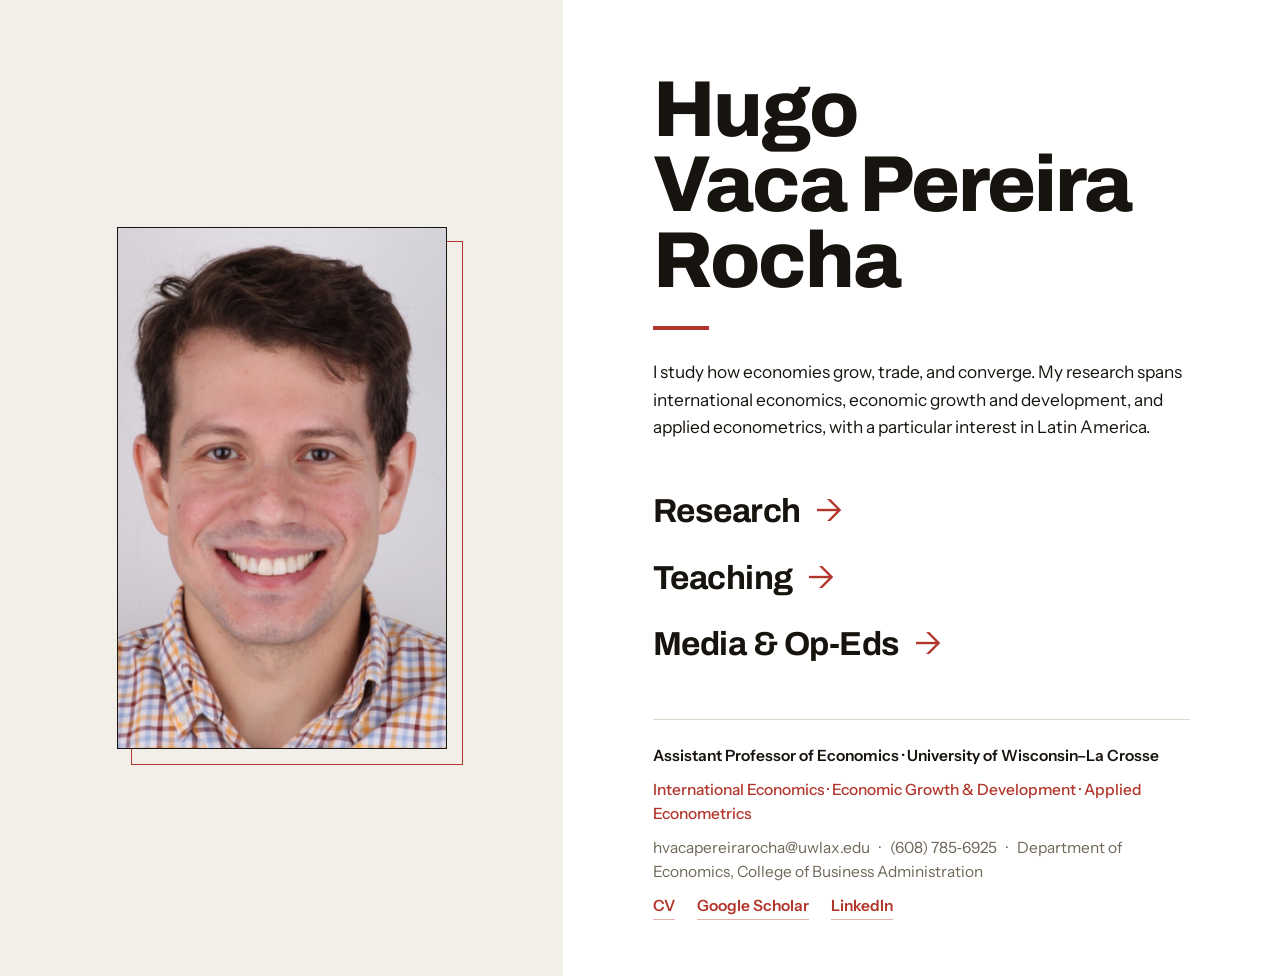
<file: index.html>
<!doctype html>
<html lang="en">
<head>
<meta charset="utf-8">
<meta name="viewport" content="width=device-width, initial-scale=1, viewport-fit=cover">
<title>Hugo Vaca Pereira Rocha</title>
<meta name="description" content="Hugo Vaca Pereira Rocha — Assistant Professor of Economics at the University of Wisconsin–La Crosse. Research in international economics, growth and development, and applied econometrics.">
<link rel="stylesheet" href="https://fonts.googleapis.com/css2?family=Archivo:wght@600;700;800&family=Instrument+Sans:ital,wght@0,400;0,500;0,600;1,400&display=swap">
<link rel="stylesheet" href="style.css">
</head>
<body>
<div class="home">
  <aside class="panel">
    <figure class="portrait">
      <img src="photo.jpg" alt="Portrait of Hugo Vaca Pereira Rocha" width="740" height="1173">
    </figure>
  </aside>

  <main class="intro">
    <h1>Hugo<br>Vaca Pereira<br>Rocha</h1>
    <div class="redrule" aria-hidden="true"></div>
    <p class="statement">I study how economies grow, trade, and converge. My research spans international economics, economic growth and development, and applied econometrics, with a particular interest in Latin America.</p>

    <nav class="biglinks" aria-label="Main sections">
      <a href="research.html">Research <span class="arrow" aria-hidden="true">&#8594;</span></a>
      <a href="teaching.html">Teaching <span class="arrow" aria-hidden="true">&#8594;</span></a>
      <a href="media.html">Media &amp; Op&#8209;Eds <span class="arrow" aria-hidden="true">&#8594;</span></a>
    </nav>

    <div class="meta">
      <p class="role">Assistant Professor of Economics &middot; University of Wisconsin&ndash;La Crosse</p>
      <p class="tags">International Economics &middot; Economic Growth &amp; Development &middot; Applied Econometrics</p>
      <p class="contact">hvacapereirarocha@uwlax.edu <span class="sep">&middot;</span> (608) 785&#8209;6925 <span class="sep">&middot;</span> Department of Economics, College of Business Administration</p>
      <p class="linksrow">
        <a href="cv.pdf" target="_blank" rel="noopener">CV</a>
        <a href="https://scholar.google.com/citations?user=HVo4YKgAAAAJ" target="_blank" rel="noopener">Google Scholar</a>
        <a href="https://www.linkedin.com/in/hugovpr/" target="_blank" rel="noopener">LinkedIn</a>
      </p>
    </div>
  </main>
</div>
</body>
</html>
</file>
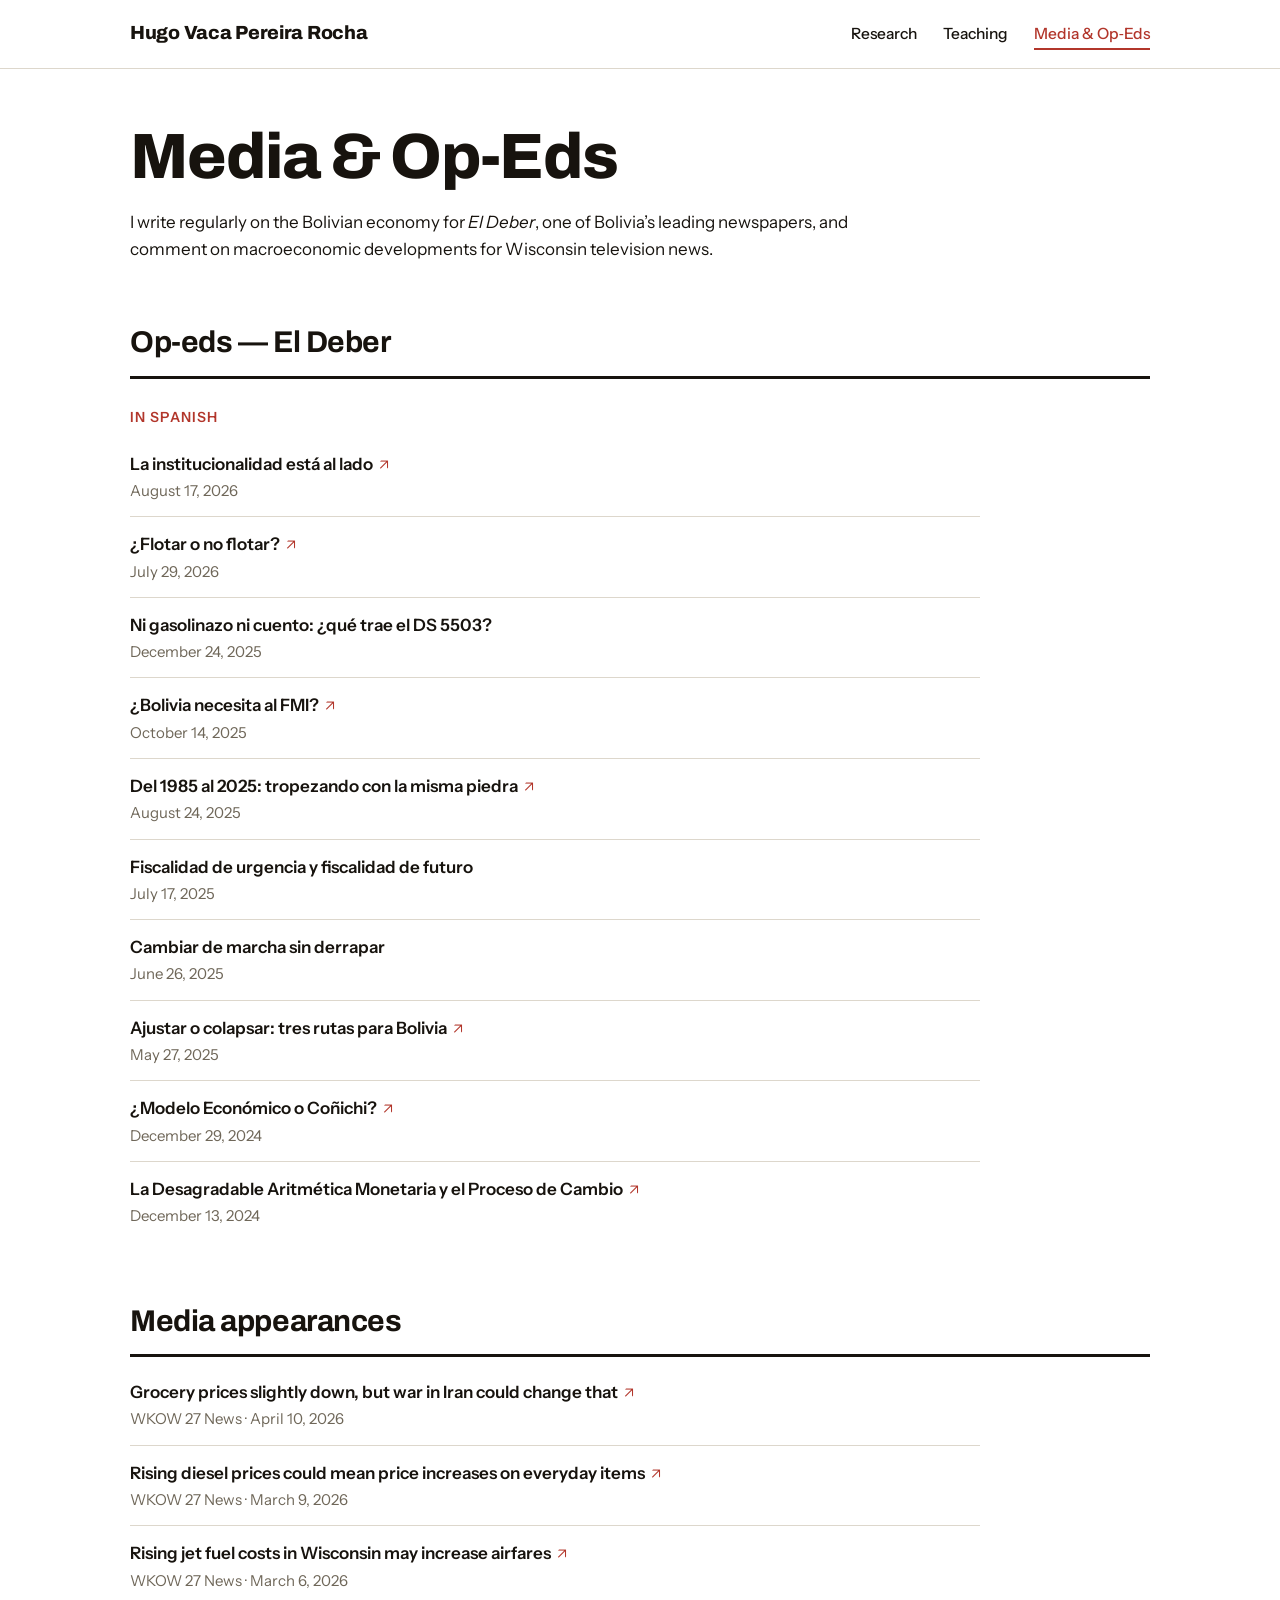
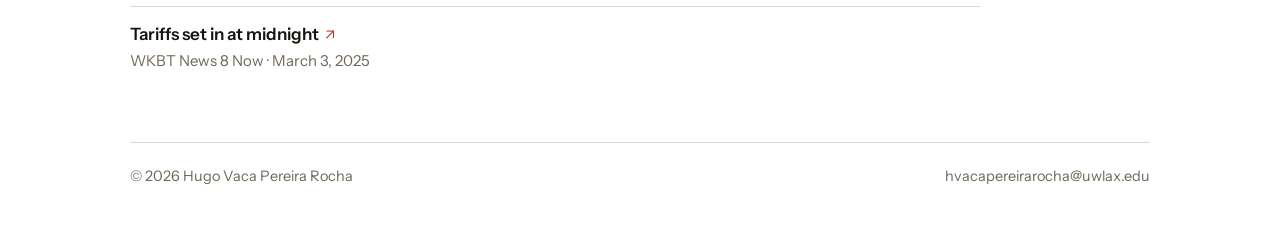
<file: media.html>
<!doctype html>
<html lang="en">
<head>
<meta charset="utf-8">
<meta name="viewport" content="width=device-width, initial-scale=1, viewport-fit=cover">
<title>Media &amp; Op-Eds — Hugo Vaca Pereira Rocha</title>
<meta name="description" content="Op-eds in El Deber and media appearances by Hugo Vaca Pereira Rocha.">
<link rel="stylesheet" href="https://fonts.googleapis.com/css2?family=Archivo:wght@600;700;800&family=Instrument+Sans:ital,wght@0,400;0,500;0,600;1,400&display=swap">
<link rel="stylesheet" href="style.css">
</head>
<body>

<header class="top">
  <div class="top-in">
    <a class="brand" href="index.html">Hugo Vaca Pereira Rocha</a>
    <nav aria-label="Site">
      <a href="research.html">Research</a>
      <a href="teaching.html">Teaching</a>
      <a href="media.html" aria-current="page">Media &amp; Op&#8209;Eds</a>
    </nav>
  </div>
</header>

<main class="page">
  <div class="page-head">
    <h1>Media &amp; Op&#8209;Eds</h1>
    <p class="lede">I write regularly on the Bolivian economy for <em>El Deber</em>, one of Bolivia&rsquo;s leading newspapers, and comment on macroeconomic developments for Wisconsin television news.</p>
  </div>

  <h2 class="rulehead">Op-eds &mdash; El Deber</h2>
  <p class="sublabel">In Spanish</p>
  <ul class="medialist">
    <li><a class="t" href="https://eldeber.com.bo/opinion/institucionalidad-esta-lado_1786917720" target="_blank" rel="noopener">La institucionalidad est&aacute; al lado<span class="ext" aria-hidden="true">&#8599;</span></a><div class="where">August 17, 2026</div></li>
    <li><a class="t" href="https://eldeber.com.bo/opinion/flotar-no-flotar_1785286609" target="_blank" rel="noopener">&iquest;Flotar o no flotar?<span class="ext" aria-hidden="true">&#8599;</span></a><div class="where">July 29, 2026</div></li>
    <li><span class="t">Ni gasolinazo ni cuento: &iquest;qu&eacute; trae el DS 5503?</span><div class="where">December 24, 2025</div></li>
    <li><a class="t" href="https://eldeber.com.bo/opinion/2025-10-14-23-4-49-bolivia-necesita-al-fmi" target="_blank" rel="noopener">&iquest;Bolivia necesita al FMI?<span class="ext" aria-hidden="true">&#8599;</span></a><div class="where">October 14, 2025</div></li>
    <li><a class="t" href="https://eldeber.com.bo/opinion/del-1985-al-2025-tropezando-con-la-misma-piedra_527580" target="_blank" rel="noopener">Del 1985 al 2025: tropezando con la misma piedra<span class="ext" aria-hidden="true">&#8599;</span></a><div class="where">August 24, 2025</div></li>
    <li><span class="t">Fiscalidad de urgencia y fiscalidad de futuro</span><div class="where">July 17, 2025</div></li>
    <li><span class="t">Cambiar de marcha sin derrapar</span><div class="where">June 26, 2025</div></li>
    <li><a class="t" href="https://eldeber.com.bo/opinion/ajustar-o-colapsar-tres-rutas-para-bolivia_517808" target="_blank" rel="noopener">Ajustar o colapsar: tres rutas para Bolivia<span class="ext" aria-hidden="true">&#8599;</span></a><div class="where">May 27, 2025</div></li>
    <li><a class="t" href="https://eldeber.com.bo/opinion/modelo-economico-o-conichi_215707" target="_blank" rel="noopener">&iquest;Modelo Econ&oacute;mico o Co&ntilde;ichi?<span class="ext" aria-hidden="true">&#8599;</span></a><div class="where">December 29, 2024</div></li>
    <li><a class="t" href="https://eldeber.com.bo/opinion/la-desagradable-aritmetica-monetaria-y-el-proceso-de-cambio_395856" target="_blank" rel="noopener">La Desagradable Aritm&eacute;tica Monetaria y el Proceso de Cambio<span class="ext" aria-hidden="true">&#8599;</span></a><div class="where">December 13, 2024</div></li>
  </ul>

  <h2 class="rulehead">Media appearances</h2>
  <ul class="medialist">
    <li><a class="t" href="https://www.youtube.com/watch?v=g_qMm81pt1Q" target="_blank" rel="noopener">Grocery prices slightly down, but war in Iran could change that<span class="ext" aria-hidden="true">&#8599;</span></a><div class="where">WKOW 27 News &middot; April 10, 2026</div></li>
    <li><a class="t" href="https://www.youtube.com/watch?v=g2FqgEITrCk" target="_blank" rel="noopener">Rising diesel prices could mean price increases on everyday items<span class="ext" aria-hidden="true">&#8599;</span></a><div class="where">WKOW 27 News &middot; March 9, 2026</div></li>
    <li><a class="t" href="https://www.youtube.com/watch?v=PLfJf540g6g" target="_blank" rel="noopener">Rising jet fuel costs in Wisconsin may increase airfares<span class="ext" aria-hidden="true">&#8599;</span></a><div class="where">WKOW 27 News &middot; March 6, 2026</div></li>
    <li><a class="t" href="https://www.youtube.com/watch?v=6_W1jk2hrXs" target="_blank" rel="noopener">Tariffs set in at midnight<span class="ext" aria-hidden="true">&#8599;</span></a><div class="where">WKBT News 8 Now &middot; March 3, 2025</div></li>
  </ul>

  <footer class="site">
    <p>&copy; 2026 Hugo Vaca Pereira Rocha</p>
    <p>hvacapereirarocha@uwlax.edu</p>
  </footer>
</main>

</body>
</html>
</file>
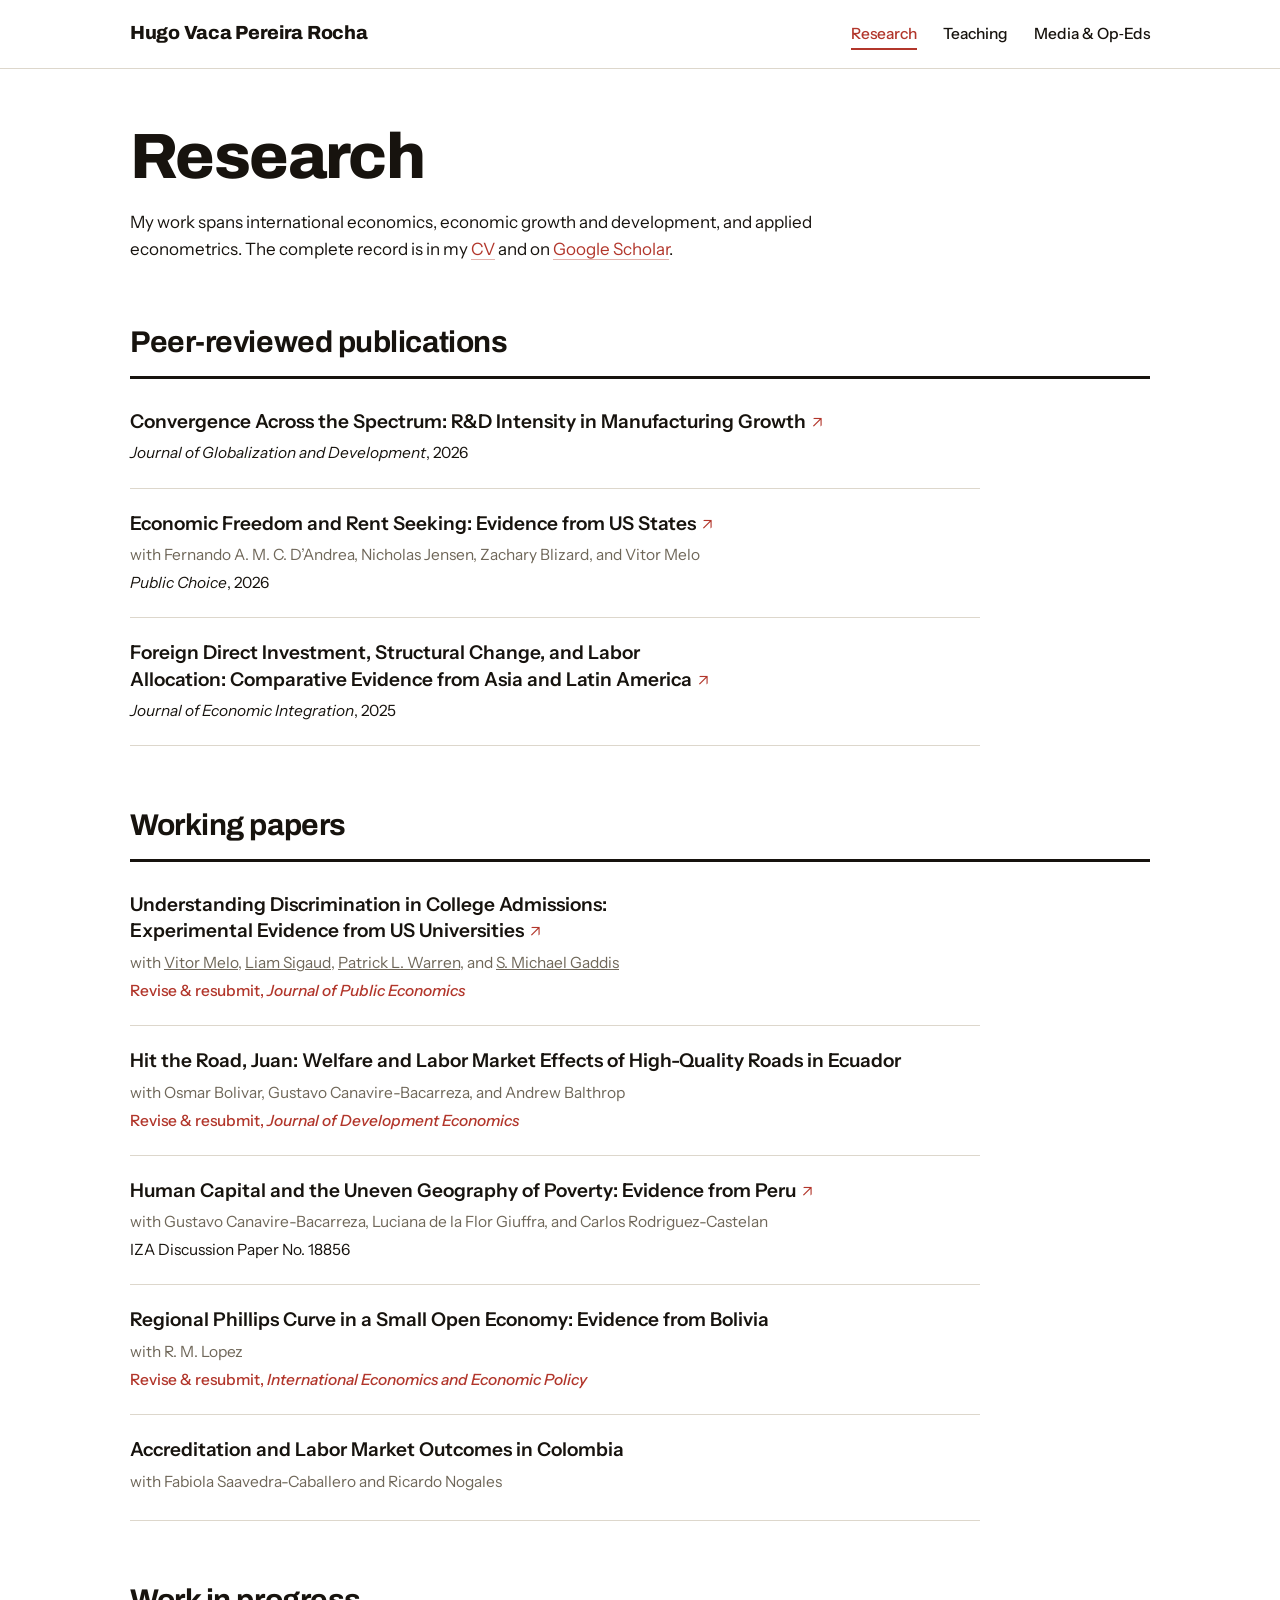
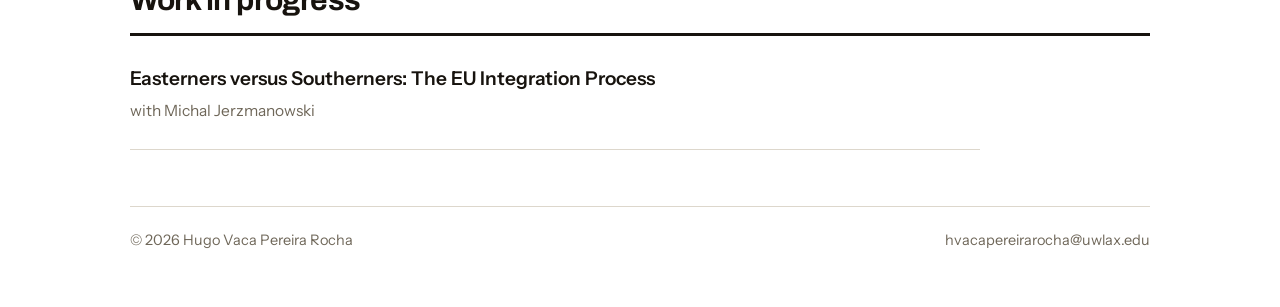
<file: research.html>
<!doctype html>
<html lang="en">
<head>
<meta charset="utf-8">
<meta name="viewport" content="width=device-width, initial-scale=1, viewport-fit=cover">
<title>Research — Hugo Vaca Pereira Rocha</title>
<meta name="description" content="Publications and working papers by Hugo Vaca Pereira Rocha, Assistant Professor of Economics at the University of Wisconsin–La Crosse.">
<link rel="stylesheet" href="https://fonts.googleapis.com/css2?family=Archivo:wght@600;700;800&family=Instrument+Sans:ital,wght@0,400;0,500;0,600;1,400&display=swap">
<link rel="stylesheet" href="style.css">
</head>
<body>

<header class="top">
  <div class="top-in">
    <a class="brand" href="index.html">Hugo Vaca Pereira Rocha</a>
    <nav aria-label="Site">
      <a href="research.html" aria-current="page">Research</a>
      <a href="teaching.html">Teaching</a>
      <a href="media.html">Media &amp; Op&#8209;Eds</a>
    </nav>
  </div>
</header>

<main class="page">
  <div class="page-head">
    <h1>Research</h1>
    <p class="lede">My work spans international economics, economic growth and development, and applied econometrics. The complete record is in my <a href="cv.pdf" target="_blank" rel="noopener">CV</a> and on <a href="https://scholar.google.com/citations?user=HVo4YKgAAAAJ" target="_blank" rel="noopener">Google Scholar</a>.</p>
  </div>

  <h2 class="rulehead">Peer-reviewed publications</h2>

  <article class="pub">
    <h3><a href="https://www.degruyterbrill.com/document/doi/10.1515/jgd-2025-0077/html" target="_blank" rel="noopener">Convergence Across the Spectrum: R&amp;D Intensity in Manufacturing Growth<span class="ext" aria-hidden="true">&#8599;</span></a></h3>
    <p class="venue"><em>Journal of Globalization and Development</em>, 2026</p>
  </article>

  <article class="pub">
    <h3><a href="https://doi.org/10.1007/s11127-026-01386-6" target="_blank" rel="noopener">Economic Freedom and Rent Seeking: Evidence from US States<span class="ext" aria-hidden="true">&#8599;</span></a></h3>
    <p class="authors">with Fernando A. M. C. D&rsquo;Andrea, Nicholas Jensen, Zachary Blizard, and Vitor Melo</p>
    <p class="venue"><em>Public Choice</em>, 2026</p>
  </article>

  <article class="pub">
    <h3><a href="https://doi.org/10.11130/jei.2024050" target="_blank" rel="noopener">Foreign Direct Investment, Structural Change, and Labor Allocation: Comparative Evidence from Asia and Latin America<span class="ext" aria-hidden="true">&#8599;</span></a></h3>
    <p class="venue"><em>Journal of Economic Integration</em>, 2025</p>
  </article>

  <h2 class="rulehead">Working papers</h2>

  <article class="pub">
    <h3><a href="https://papers.ssrn.com/sol3/papers.cfm?abstract_id=4973199" target="_blank" rel="noopener">Understanding Discrimination in College Admissions: Experimental Evidence from US Universities<span class="ext" aria-hidden="true">&#8599;</span></a></h3>
    <p class="authors">with <a href="https://www.melovitor.com/home" target="_blank" rel="noopener">Vitor Melo</a>, <a href="https://liamsigaud.com/" target="_blank" rel="noopener">Liam Sigaud</a>, <a href="https://pwarren.people.clemson.edu/" target="_blank" rel="noopener">Patrick L. Warren</a>, and <a href="http://stevenmichaelgaddis.com/" target="_blank" rel="noopener">S. Michael Gaddis</a></p>
    <p class="venue"><span class="status">Revise &amp; resubmit, <em>Journal of Public Economics</em></span></p>
  </article>

  <article class="pub">
    <h3>Hit the Road, Juan: Welfare and Labor Market Effects of High-Quality Roads in Ecuador</h3>
    <p class="authors">with Osmar Bolivar, Gustavo Canavire-Bacarreza, and Andrew Balthrop</p>
    <p class="venue"><span class="status">Revise &amp; resubmit, <em>Journal of Development Economics</em></span></p>
  </article>

  <article class="pub">
    <h3><a href="https://www.iza.org/publications/dp/18856/human-capital-and-the-uneven-geography-of-poverty-evidence-from-peru" target="_blank" rel="noopener">Human Capital and the Uneven Geography of Poverty: Evidence from Peru<span class="ext" aria-hidden="true">&#8599;</span></a></h3>
    <p class="authors">with Gustavo Canavire-Bacarreza, Luciana de la Flor Giuffra, and Carlos Rodriguez-Castelan</p>
    <p class="venue">IZA Discussion Paper No. 18856</p>
  </article>

  <article class="pub">
    <h3>Regional Phillips Curve in a Small Open Economy: Evidence from Bolivia</h3>
    <p class="authors">with R. M. Lopez</p>
    <p class="venue"><span class="status">Revise &amp; resubmit, <em>International Economics and Economic Policy</em></span></p>
  </article>

  <article class="pub">
    <h3>Accreditation and Labor Market Outcomes in Colombia</h3>
    <p class="authors">with Fabiola Saavedra-Caballero and Ricardo Nogales</p>
  </article>

  <h2 class="rulehead">Work in progress</h2>

  <article class="pub">
    <h3>Easterners versus Southerners: The EU Integration Process</h3>
    <p class="authors">with Michal Jerzmanowski</p>
  </article>

  <footer class="site">
    <p>&copy; 2026 Hugo Vaca Pereira Rocha</p>
    <p>hvacapereirarocha@uwlax.edu</p>
  </footer>
</main>

</body>
</html>
</file>
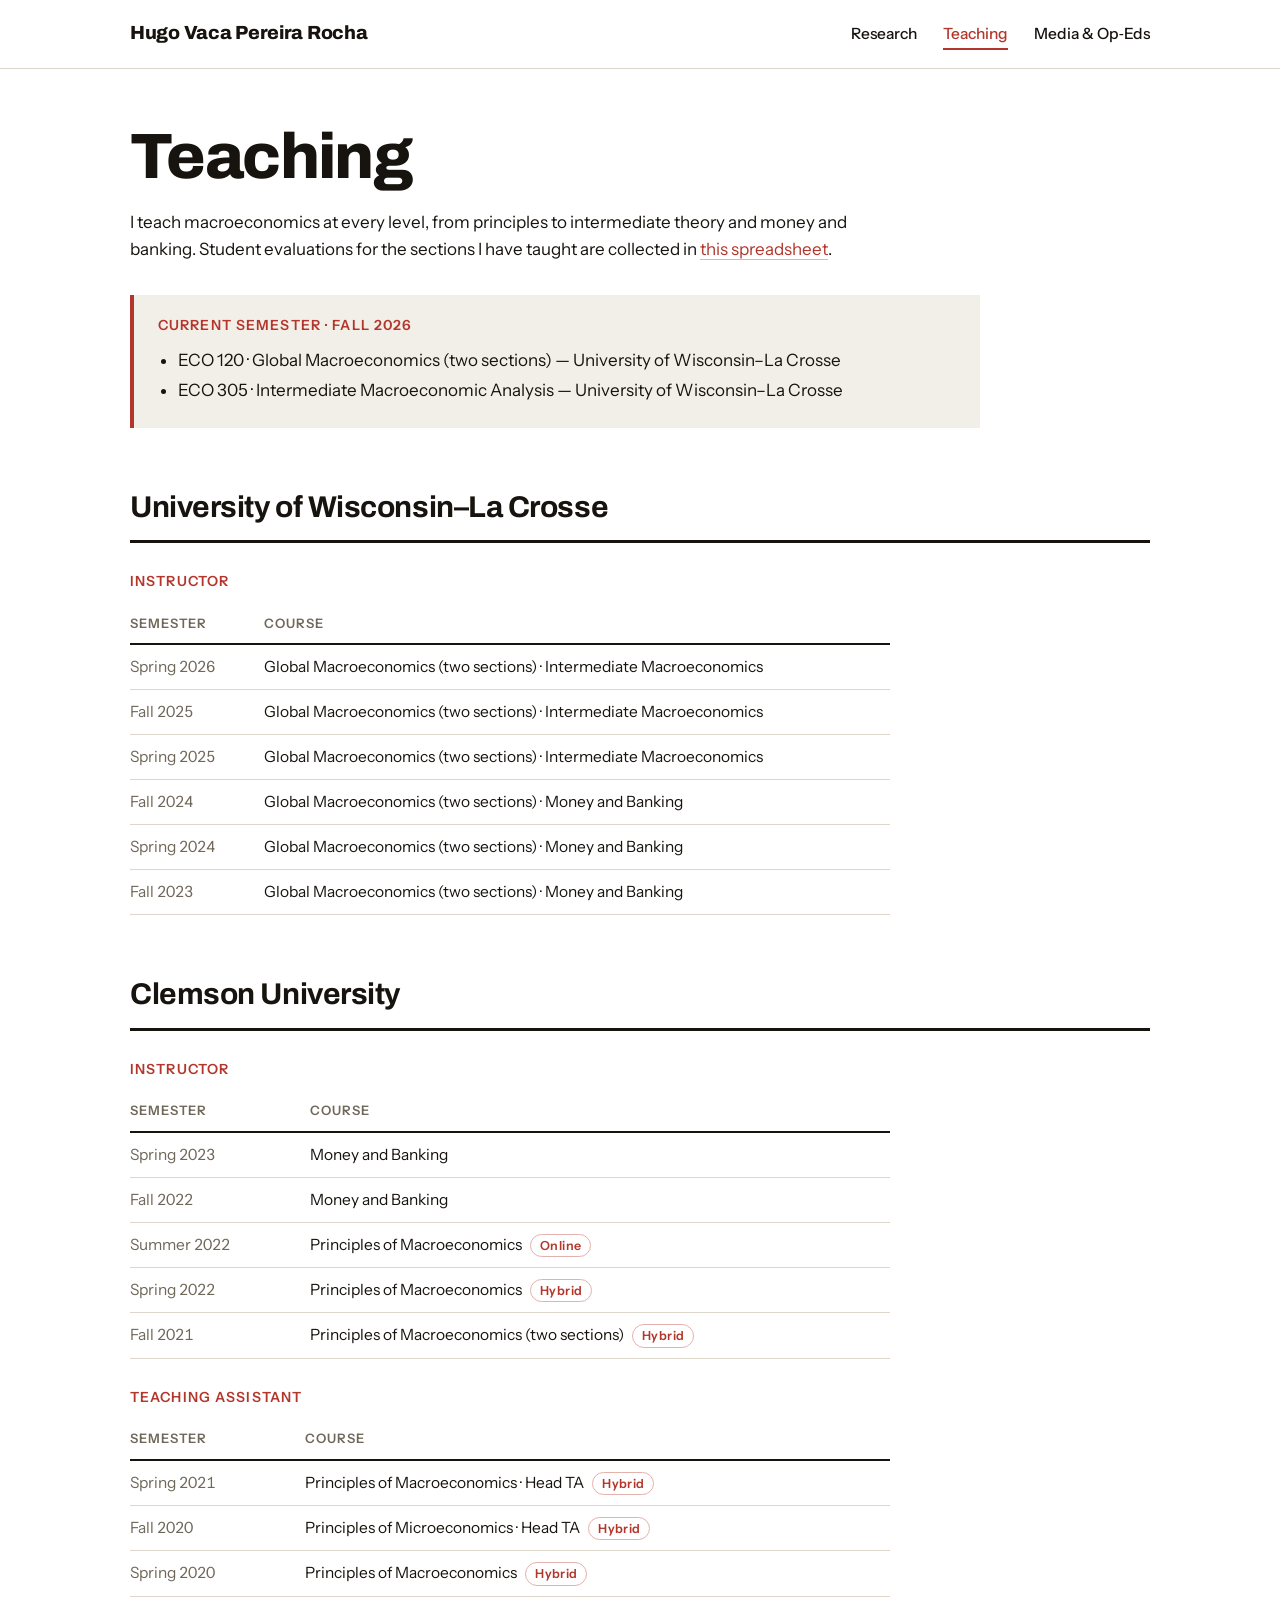
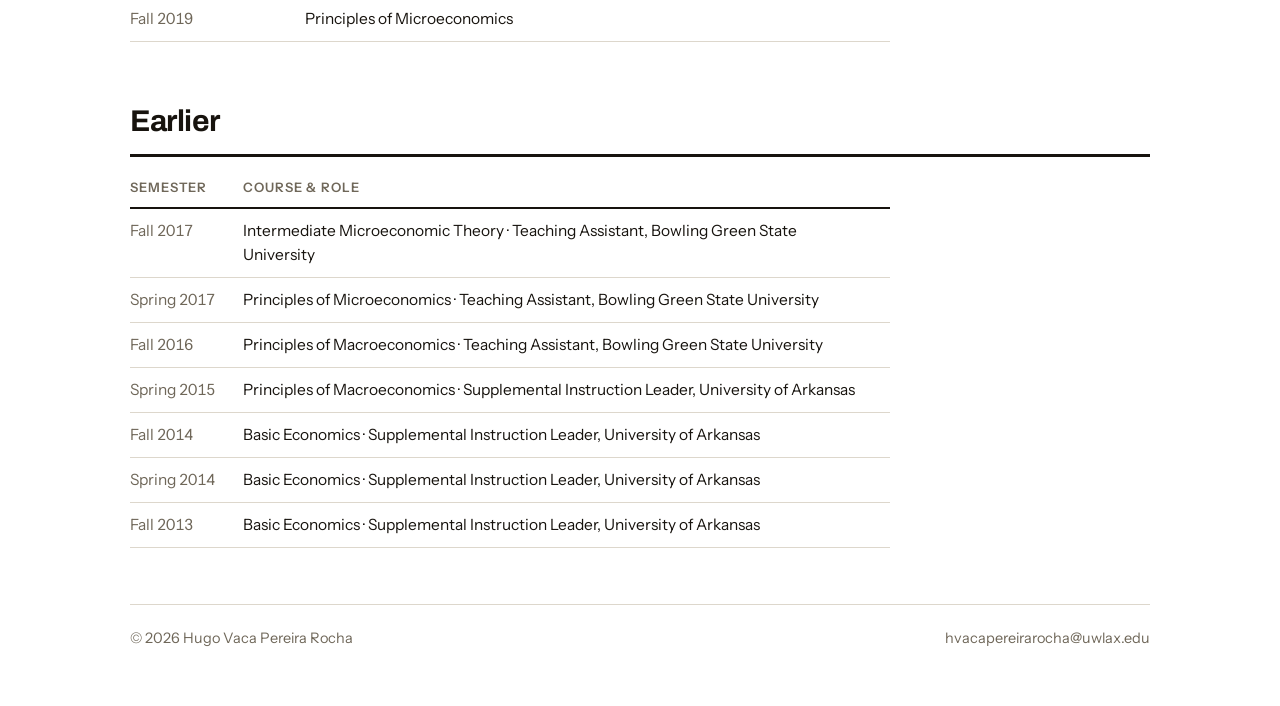
<file: teaching.html>
<!doctype html>
<html lang="en">
<head>
<meta charset="utf-8">
<meta name="viewport" content="width=device-width, initial-scale=1, viewport-fit=cover">
<title>Teaching — Hugo Vaca Pereira Rocha</title>
<meta name="description" content="Courses taught by Hugo Vaca Pereira Rocha at the University of Wisconsin–La Crosse, Clemson University, Bowling Green State University, and the University of Arkansas.">
<link rel="stylesheet" href="https://fonts.googleapis.com/css2?family=Archivo:wght@600;700;800&family=Instrument+Sans:ital,wght@0,400;0,500;0,600;1,400&display=swap">
<link rel="stylesheet" href="style.css">
</head>
<body>

<header class="top">
  <div class="top-in">
    <a class="brand" href="index.html">Hugo Vaca Pereira Rocha</a>
    <nav aria-label="Site">
      <a href="research.html">Research</a>
      <a href="teaching.html" aria-current="page">Teaching</a>
      <a href="media.html">Media &amp; Op&#8209;Eds</a>
    </nav>
  </div>
</header>

<main class="page">
  <div class="page-head">
    <h1>Teaching</h1>
    <p class="lede">I teach macroeconomics at every level, from principles to intermediate theory and money and banking. Student evaluations for the sections I have taught are collected in <a href="https://docs.google.com/spreadsheets/d/1sAPOreWGHHCPhP6bAtbJJFzc23-ydbnj2RYiHmEUSC0/edit" target="_blank" rel="noopener">this spreadsheet</a>.</p>
  </div>

  <div class="current">
    <p class="sublabel">Current semester &middot; Fall 2026</p>
    <ul>
      <li>ECO 120 &middot; Global Macroeconomics (two sections) &mdash; University of Wisconsin&ndash;La Crosse</li>
      <li>ECO 305 &middot; Intermediate Macroeconomic Analysis &mdash; University of Wisconsin&ndash;La Crosse</li>
    </ul>
  </div>

  <h2 class="rulehead">University of Wisconsin&ndash;La Crosse</h2>
  <p class="sublabel">Instructor</p>
  <div class="tablewrap">
    <table class="hist">
      <thead><tr><th scope="col">Semester</th><th scope="col">Course</th></tr></thead>
      <tbody>
        <tr><td class="sem">Spring 2026</td><td>Global Macroeconomics (two sections) &middot; Intermediate Macroeconomics</td></tr>
        <tr><td class="sem">Fall 2025</td><td>Global Macroeconomics (two sections) &middot; Intermediate Macroeconomics</td></tr>
        <tr><td class="sem">Spring 2025</td><td>Global Macroeconomics (two sections) &middot; Intermediate Macroeconomics</td></tr>
        <tr><td class="sem">Fall 2024</td><td>Global Macroeconomics (two sections) &middot; Money and Banking</td></tr>
        <tr><td class="sem">Spring 2024</td><td>Global Macroeconomics (two sections) &middot; Money and Banking</td></tr>
        <tr><td class="sem">Fall 2023</td><td>Global Macroeconomics (two sections) &middot; Money and Banking</td></tr>
      </tbody>
    </table>
  </div>

  <h2 class="rulehead">Clemson University</h2>
  <p class="sublabel">Instructor</p>
  <div class="tablewrap">
    <table class="hist">
      <thead><tr><th scope="col">Semester</th><th scope="col">Course</th></tr></thead>
      <tbody>
        <tr><td class="sem">Spring 2023</td><td>Money and Banking</td></tr>
        <tr><td class="sem">Fall 2022</td><td>Money and Banking</td></tr>
        <tr><td class="sem">Summer 2022</td><td>Principles of Macroeconomics<span class="chip">Online</span></td></tr>
        <tr><td class="sem">Spring 2022</td><td>Principles of Macroeconomics<span class="chip">Hybrid</span></td></tr>
        <tr><td class="sem">Fall 2021</td><td>Principles of Macroeconomics (two sections)<span class="chip">Hybrid</span></td></tr>
      </tbody>
    </table>
  </div>
  <p class="sublabel">Teaching assistant</p>
  <div class="tablewrap">
    <table class="hist">
      <thead><tr><th scope="col">Semester</th><th scope="col">Course</th></tr></thead>
      <tbody>
        <tr><td class="sem">Spring 2021</td><td>Principles of Macroeconomics &middot; Head TA<span class="chip">Hybrid</span></td></tr>
        <tr><td class="sem">Fall 2020</td><td>Principles of Microeconomics &middot; Head TA<span class="chip">Hybrid</span></td></tr>
        <tr><td class="sem">Spring 2020</td><td>Principles of Macroeconomics<span class="chip">Hybrid</span></td></tr>
        <tr><td class="sem">Fall 2019</td><td>Principles of Microeconomics</td></tr>
      </tbody>
    </table>
  </div>

  <h2 class="rulehead">Earlier</h2>
  <div class="tablewrap">
    <table class="hist">
      <thead><tr><th scope="col">Semester</th><th scope="col">Course &amp; role</th></tr></thead>
      <tbody>
        <tr><td class="sem">Fall 2017</td><td>Intermediate Microeconomic Theory &middot; Teaching Assistant, Bowling Green State University</td></tr>
        <tr><td class="sem">Spring 2017</td><td>Principles of Microeconomics &middot; Teaching Assistant, Bowling Green State University</td></tr>
        <tr><td class="sem">Fall 2016</td><td>Principles of Macroeconomics &middot; Teaching Assistant, Bowling Green State University</td></tr>
        <tr><td class="sem">Spring 2015</td><td>Principles of Macroeconomics &middot; Supplemental Instruction Leader, University of Arkansas</td></tr>
        <tr><td class="sem">Fall 2014</td><td>Basic Economics &middot; Supplemental Instruction Leader, University of Arkansas</td></tr>
        <tr><td class="sem">Spring 2014</td><td>Basic Economics &middot; Supplemental Instruction Leader, University of Arkansas</td></tr>
        <tr><td class="sem">Fall 2013</td><td>Basic Economics &middot; Supplemental Instruction Leader, University of Arkansas</td></tr>
      </tbody>
    </table>
  </div>

  <footer class="site">
    <p>&copy; 2026 Hugo Vaca Pereira Rocha</p>
    <p>hvacapereirarocha@uwlax.edu</p>
  </footer>
</main>

</body>
</html>
</file>
<file: style.css>
/* Layout concept: split-screen editorial home (cream illustration panel + white type column), ruled sections on interior pages */
:root{
  --bg:#ffffff;
  --panel:#f2efe9;
  --ink:#17130e;
  --muted:#6f6759;
  --accent:#b2362b;
  --accent-soft:#e4b2ac;
  --tan:#b08d62;
  --hairline:#ddd7cc;
  --display:'Archivo',Helvetica,Arial,sans-serif;
  --body:'Instrument Sans',Helvetica,Arial,sans-serif;
}
@media (prefers-color-scheme: dark){
  :root:not([data-theme="light"]){
    --bg:#15120d;
    --panel:#1e1a14;
    --ink:#efeae1;
    --muted:#a69d8d;
    --accent:#e06252;
    --accent-soft:#6d3029;
    --tan:#c6a378;
    --hairline:#38322a;
    color-scheme:dark;
  }
}
:root[data-theme="dark"]{
  --bg:#15120d;
  --panel:#1e1a14;
  --ink:#efeae1;
  --muted:#a69d8d;
  --accent:#e06252;
  --accent-soft:#6d3029;
  --tan:#c6a378;
  --hairline:#38322a;
  color-scheme:dark;
}

*{box-sizing:border-box}
body{
  margin:0;
  background:var(--bg);
  color:var(--ink);
  font-family:var(--body);
  font-size:17px;
  line-height:1.55;
  -webkit-font-smoothing:antialiased;
}
img{max-width:100%}
a{color:inherit}
a:focus-visible{outline:2px solid var(--accent);outline-offset:3px}

/* ---------- Home ---------- */
.home{
  display:grid;
  grid-template-columns:minmax(0,44fr) minmax(0,56fr);
  min-height:100svh;
}
.panel{
  background:var(--panel);
  display:flex;
  flex-direction:column;
  align-items:center;
  justify-content:center;
  gap:40px;
  padding:56px 40px;
}
.portrait{margin:0;position:relative}
.portrait img{
  display:block;
  position:relative;
  z-index:1;
  width:min(330px,64vw);
  height:auto;
  border:1px solid var(--ink);
}
.portrait::after{
  content:"";
  position:absolute;
  left:14px;top:14px;
  width:100%;height:100%;
  border:1.5px solid var(--accent);
  z-index:0;
}
.intro{
  padding:72px clamp(24px,7vw,96px) 56px;
  display:flex;
  flex-direction:column;
  justify-content:center;
  max-width:720px;
}
.intro h1{
  font-family:var(--display);
  font-weight:800;
  font-size:clamp(44px,6.2vw,82px);
  line-height:.95;
  letter-spacing:-.025em;
  margin:0 0 28px;
  text-wrap:balance;
}
.redrule{width:56px;height:4px;background:var(--accent);margin:0 0 28px}
.statement{
  font-size:clamp(17px,1.35vw,20px);
  line-height:1.6;
  margin:0 0 40px;
  max-width:34em;
}
.biglinks{display:flex;flex-direction:column;gap:6px;margin:0 0 44px}
.biglinks a{
  font-family:var(--display);
  font-weight:700;
  font-size:clamp(26px,2.6vw,36px);
  letter-spacing:-.015em;
  text-decoration:none;
  color:var(--ink);
  display:inline-flex;
  align-items:baseline;
  gap:14px;
  width:fit-content;
  padding:4px 0;
}
.biglinks .arrow{
  color:var(--accent);
  font-family:var(--body);
  font-weight:400;
  transition:transform .15s ease;
}
.biglinks a:hover .arrow{transform:translateX(6px)}
@media (prefers-reduced-motion: reduce){
  .biglinks .arrow{transition:none}
  .biglinks a:hover .arrow{transform:none}
}
.meta{border-top:1px solid var(--hairline);padding-top:24px;display:flex;flex-direction:column;gap:10px}
.meta p{margin:0}
.role{font-weight:600;font-size:15.5px}
.tags{color:var(--accent);font-weight:500;font-size:15.5px}
.contact{color:var(--muted);font-size:15.5px}
.contact .sep{margin:0 6px}
.linksrow{display:flex;flex-wrap:wrap;gap:8px 22px;font-size:15.5px}
.linksrow a{
  color:var(--accent);
  font-weight:600;
  text-decoration:none;
  border-bottom:1px solid var(--accent-soft);
  padding-bottom:1px;
}
.linksrow a:hover{border-bottom-color:var(--accent)}

@media (max-width: 860px){
  .home{grid-template-columns:1fr;min-height:0}
  .intro{order:1;padding:48px 20px 8px;justify-content:flex-start}
  .panel{order:2;padding:40px 20px;margin:40px 0 0}
  .portrait img{width:min(260px,70vw)}
  .portrait::after{left:10px;top:10px}
}

/* ---------- Interior pages ---------- */
.top{
  position:sticky;
  top:env(safe-area-inset-top, 0px);
  background:var(--bg);
  border-bottom:1px solid var(--hairline);
  z-index:10;
}
.top-in{
  max-width:1060px;
  margin:0 auto;
  padding:18px 20px;
  display:flex;
  flex-wrap:wrap;
  align-items:baseline;
  justify-content:space-between;
  gap:10px 24px;
}
.brand{
  font-family:var(--display);
  font-weight:800;
  font-size:19px;
  letter-spacing:-.015em;
  text-decoration:none;
  color:var(--ink);
}
.top nav{display:flex;flex-wrap:wrap;gap:4px 26px;font-size:15.5px}
.top nav a{text-decoration:none;color:var(--ink);font-weight:500;padding:2px 0}
.top nav a:hover{color:var(--accent)}
.top nav a[aria-current="page"]{
  color:var(--accent);
  border-bottom:2px solid var(--accent);
}
.page{max-width:1060px;margin:0 auto;padding:16px 20px 48px}
.page-head{max-width:46em}
.page h1{
  font-family:var(--display);
  font-weight:800;
  font-size:clamp(40px,5.5vw,64px);
  letter-spacing:-.025em;
  line-height:1;
  margin:40px 0 20px;
}
.lede{font-size:clamp(17px,1.3vw,19px);line-height:1.6;margin:0 0 12px;color:var(--ink)}
.lede a,.runlink{color:var(--accent);text-decoration:none;border-bottom:1px solid var(--accent-soft)}
.lede a:hover,.runlink:hover{border-bottom-color:var(--accent)}

.rulehead{
  font-family:var(--display);
  font-weight:700;
  font-size:clamp(24px,2.4vw,30px);
  letter-spacing:-.015em;
  border-bottom:3px solid var(--ink);
  padding-bottom:10px;
  margin:56px 0 8px;
}
.sublabel{
  color:var(--accent);
  font-weight:600;
  font-size:14px;
  text-transform:uppercase;
  letter-spacing:.08em;
  margin:28px 0 0;
}

.pub{padding:22px 0;border-bottom:1px solid var(--hairline);max-width:50em}
.pub:last-child{border-bottom:0}
.pub h3{
  font-size:19px;
  font-weight:600;
  line-height:1.4;
  margin:0 0 6px;
  text-wrap:balance;
}
.pub h3 a{text-decoration:none;color:var(--ink)}
.pub h3 a:hover{color:var(--accent)}
.pub h3 .ext{color:var(--accent);font-weight:400;font-size:16px;margin-left:6px}
.pub .authors{margin:0 0 4px;color:var(--muted);font-size:15.5px}
.pub .authors a{color:var(--muted)}
.pub .authors a:hover{color:var(--accent)}
.pub .venue{margin:0;font-size:15.5px}
.pub .venue em{font-style:italic}
.pub .status{color:var(--accent);font-weight:500}

/* Teaching */
.current{
  background:var(--panel);
  border-left:4px solid var(--accent);
  padding:20px 24px;
  margin:32px 0 8px;
  max-width:50em;
}
.current .sublabel{margin:0 0 10px}
.current ul{margin:0;padding-left:1.2em}
.current li{margin:4px 0}
.tablewrap{overflow-x:auto;margin:10px 0 0}
table.hist{border-collapse:collapse;width:100%;max-width:760px;font-size:15.5px}
table.hist th{
  text-align:left;
  font-size:13px;
  text-transform:uppercase;
  letter-spacing:.07em;
  color:var(--muted);
  font-weight:600;
  padding:10px 28px 10px 0;
  border-bottom:2px solid var(--ink);
  white-space:nowrap;
}
table.hist td{
  padding:10px 28px 10px 0;
  border-bottom:1px solid var(--hairline);
  vertical-align:top;
}
table.hist td.sem{white-space:nowrap;font-variant-numeric:tabular-nums;color:var(--muted)}
.chip{
  display:inline-block;
  font-size:12.5px;
  font-weight:600;
  letter-spacing:.03em;
  color:var(--accent);
  border:1px solid var(--accent-soft);
  border-radius:999px;
  padding:1px 9px;
  margin-left:8px;
  white-space:nowrap;
}

/* Media page lists */
.medialist{list-style:none;margin:8px 0 0;padding:0;max-width:50em}
.medialist li{padding:14px 0;border-bottom:1px solid var(--hairline)}
.medialist li:last-child{border-bottom:0}
.medialist .t{font-weight:600;font-size:17px}
.medialist a.t{text-decoration:none;color:var(--ink)}
.medialist a.t:hover{color:var(--accent)}
.medialist .t .ext{color:var(--accent);font-weight:400;font-size:15px;margin-left:6px}
.medialist .where{color:var(--muted);font-size:15px;margin-top:2px}

footer.site{
  border-top:1px solid var(--hairline);
  margin-top:56px;
  padding:22px 0 8px;
  color:var(--muted);
  font-size:14.5px;
  display:flex;
  flex-wrap:wrap;
  gap:6px 24px;
  justify-content:space-between;
}
footer.site p{margin:0}
</file>
